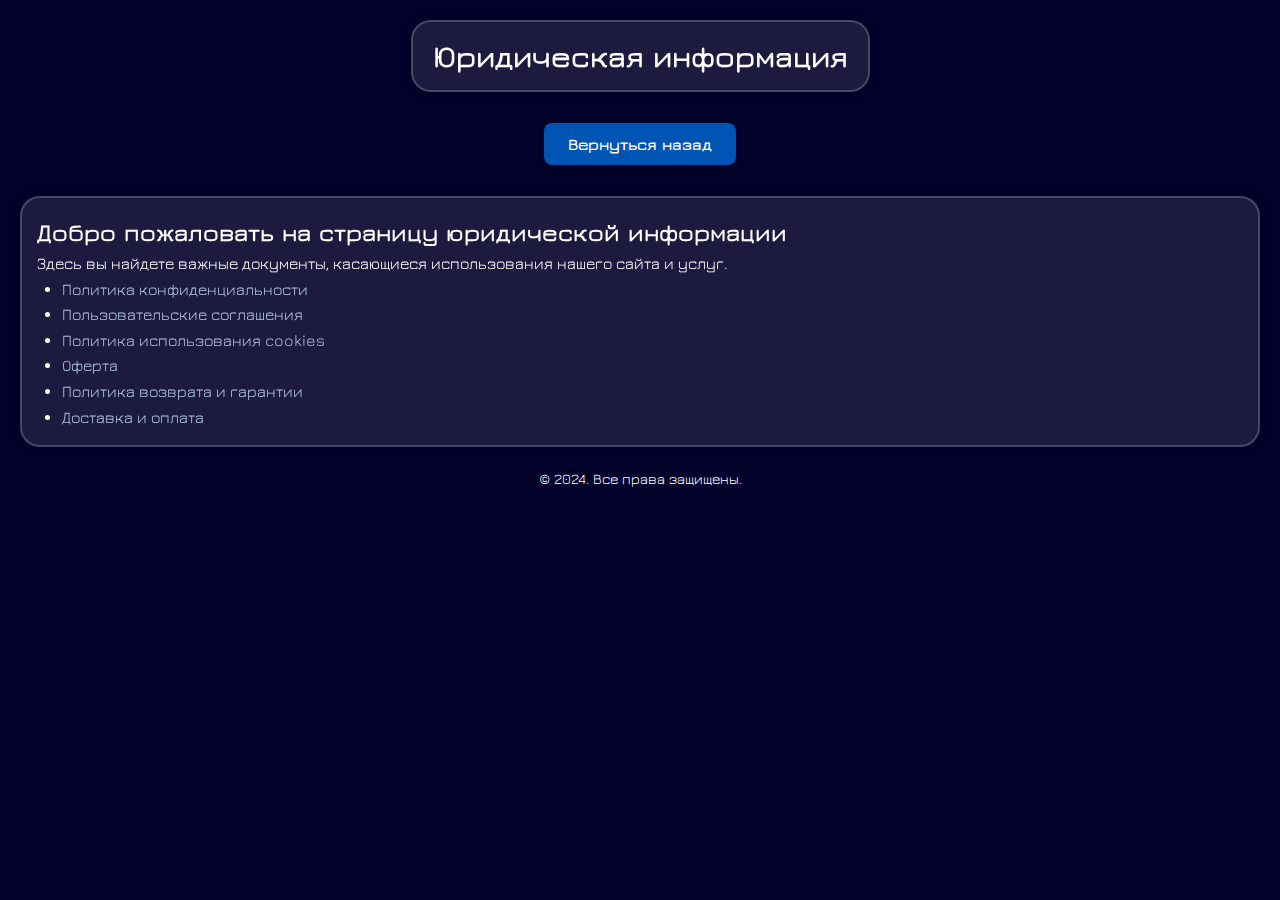
<file: legal-info.html>
<!DOCTYPE html>
<html lang="ru">
<head>
    <meta charset="UTF-8">
    <meta name="viewport" content="width=device-width, initial-scale=1.0">
    <title>Юридическая информация</title>
    <link rel="stylesheet" href="./assets/css/legal-info.css">
</head>
<body>
    <header>
        <h1 class="offer-title">Юридическая информация</h1>
        <nav>
            <a class="back-btn" href="./index.html">Вернуться назад</a>
        </nav>
    </header>
    <main>
        <section>
            <h2>Добро пожаловать на страницу юридической информации</h2>
            <p>Здесь вы найдете важные документы, касающиеся использования нашего сайта и услуг.</p>
            <ul>
                <li>
                    <a href="./legal-info templates/privacy-policy.html">Политика конфиденциальности</a>
                </li>
                <li>
                    <a href="./legal-info templates/user-agreement.html">Пользовательские соглашения</a>
                </li>
                <li>
                    <a href="./legal-info templates/cookies-policy.html">Политика использования cookies</a>
                </li>
                <li>
                    <a href="./legal-info templates/public-offer.html">Оферта</a>
                </li>
                <li>
                    <a href="./legal-info templates/return-policy.html">Политика возврата и гарантии</a>
                </li>
                <li>
                    <a href="./legal-info templates/shipping-payment.html">Доставка и оплата</a>
                </li>
            </ul>
        </section>
    </main>
    <footer>
        <p>&copy; 2024. Все права защищены.</p>
    </footer>
</body>
</html>
</file>
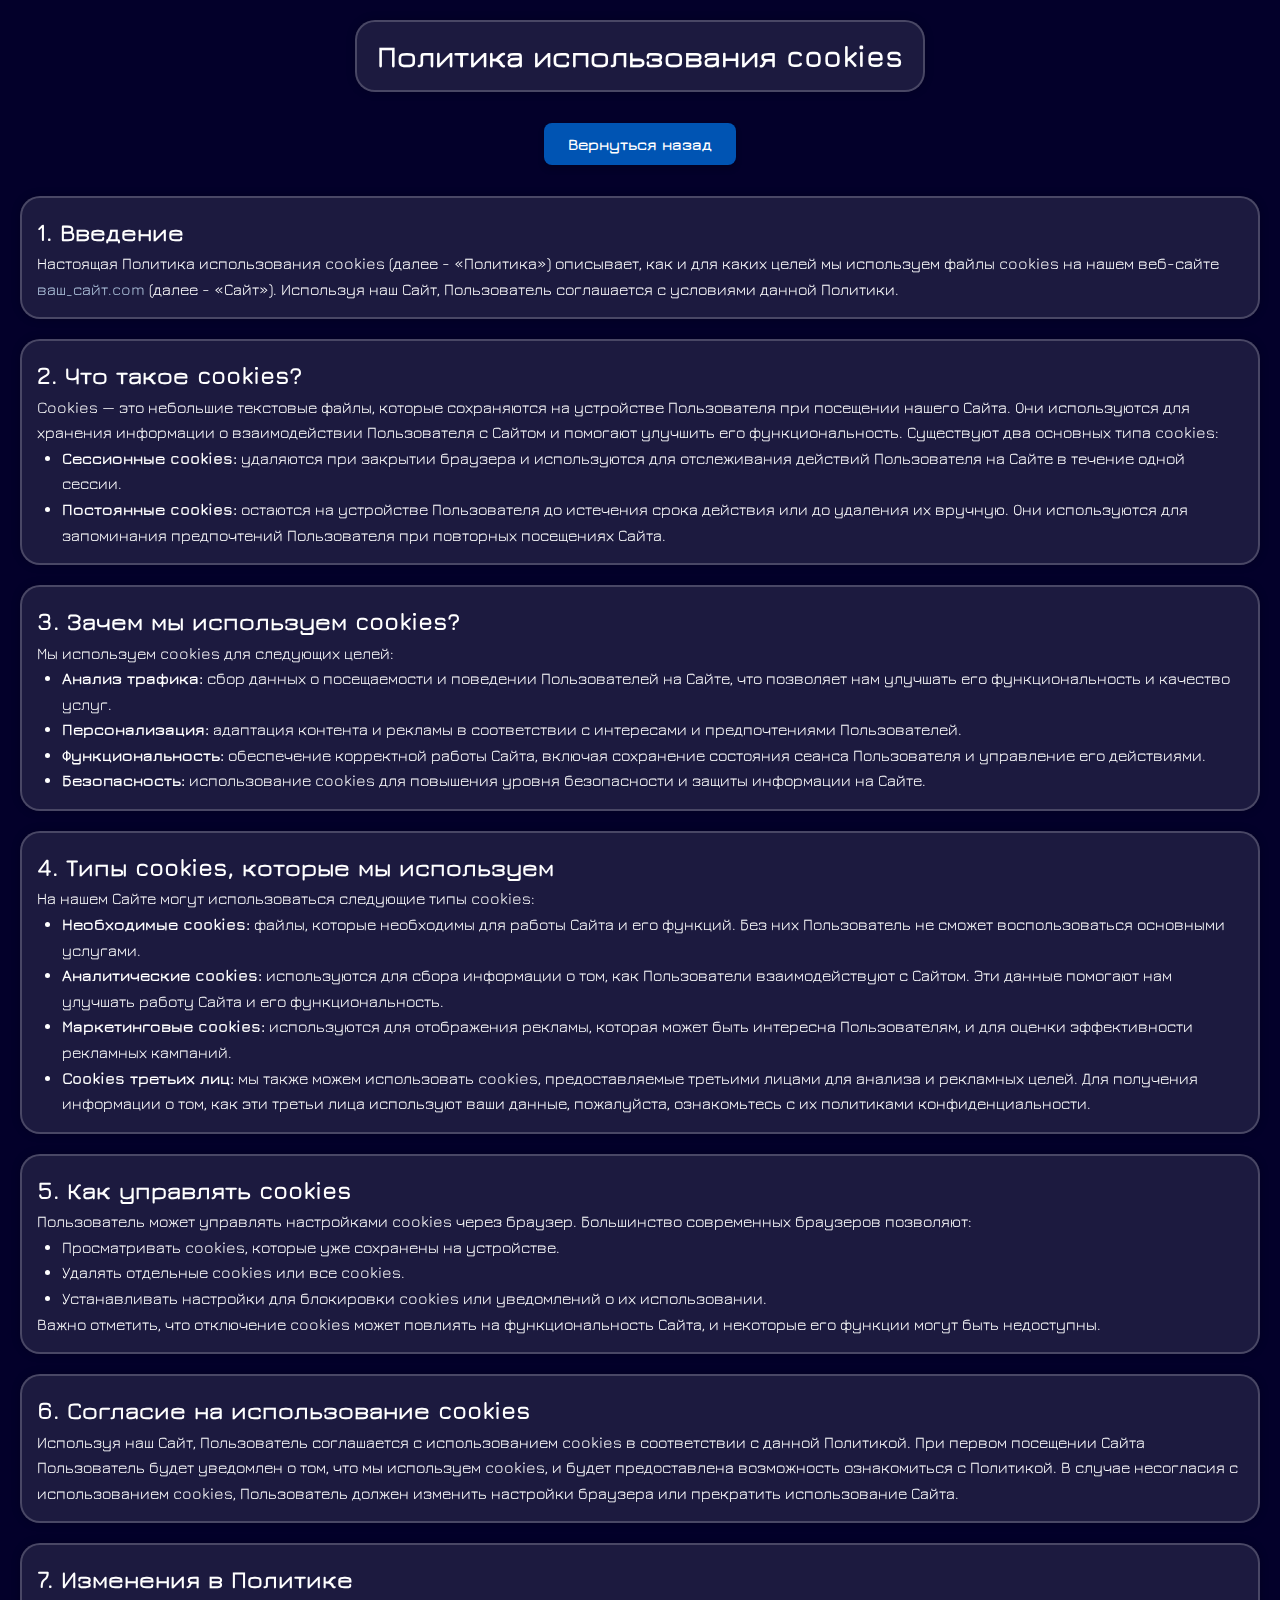
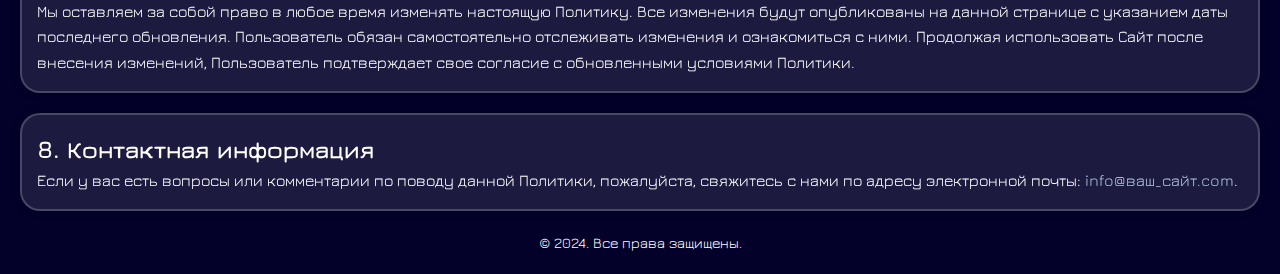
<file: legal-info-templates/cookies-policy.html>
<!DOCTYPE html>
<html lang="ru">
<head>
    <meta charset="UTF-8">
    <meta name="viewport" content="width=device-width, initial-scale=1.0">
    <title>Политика использования cookies</title>
    <link rel="stylesheet" href="../assets/css/legal-info.css">
</head>
<body>
    <header>
        <h1 class="offer-title">Политика использования cookies</h1>
        <nav>
            <a class="back-btn" href="../index.html">Вернуться назад</a>
        </nav>
    </header>
    <main>
        <section>
            <h2>1. Введение</h2>
            <p>Настоящая Политика использования cookies (далее - «Политика») описывает, как и для каких целей мы используем файлы cookies на нашем веб-сайте <a href="https://ваш_сайт.com" target="_blank">ваш_сайт.com</a> (далее - «Сайт»). Используя наш Сайт, Пользователь соглашается с условиями данной Политики.</p>
        </section>

        <section>
            <h2>2. Что такое cookies?</h2>
            <p>Cookies — это небольшие текстовые файлы, которые сохраняются на устройстве Пользователя при посещении нашего Сайта. Они используются для хранения информации о взаимодействии Пользователя с Сайтом и помогают улучшить его функциональность. Существуют два основных типа cookies:</p>
            <ul>
                <li><strong>Сессионные cookies:</strong> удаляются при закрытии браузера и используются для отслеживания действий Пользователя на Сайте в течение одной сессии.</li>
                <li><strong>Постоянные cookies:</strong> остаются на устройстве Пользователя до истечения срока действия или до удаления их вручную. Они используются для запоминания предпочтений Пользователя при повторных посещениях Сайта.</li>
            </ul>
        </section>

        <section>
            <h2>3. Зачем мы используем cookies?</h2>
            <p>Мы используем cookies для следующих целей:</p>
            <ul>
                <li><strong>Анализ трафика:</strong> сбор данных о посещаемости и поведении Пользователей на Сайте, что позволяет нам улучшать его функциональность и качество услуг.</li>
                <li><strong>Персонализация:</strong> адаптация контента и рекламы в соответствии с интересами и предпочтениями Пользователей.</li>
                <li><strong>Функциональность:</strong> обеспечение корректной работы Сайта, включая сохранение состояния сеанса Пользователя и управление его действиями.</li>
                <li><strong>Безопасность:</strong> использование cookies для повышения уровня безопасности и защиты информации на Сайте.</li>
            </ul>
        </section>

        <section>
            <h2>4. Типы cookies, которые мы используем</h2>
            <p>На нашем Сайте могут использоваться следующие типы cookies:</p>
            <ul>
                <li><strong>Необходимые cookies:</strong> файлы, которые необходимы для работы Сайта и его функций. Без них Пользователь не сможет воспользоваться основными услугами.</li>
                <li><strong>Аналитические cookies:</strong> используются для сбора информации о том, как Пользователи взаимодействуют с Сайтом. Эти данные помогают нам улучшать работу Сайта и его функциональность.</li>
                <li><strong>Маркетинговые cookies:</strong> используются для отображения рекламы, которая может быть интересна Пользователям, и для оценки эффективности рекламных кампаний.</li>
                <li><strong>Cookies третьих лиц:</strong> мы также можем использовать cookies, предоставляемые третьими лицами для анализа и рекламных целей. Для получения информации о том, как эти третьи лица используют ваши данные, пожалуйста, ознакомьтесь с их политиками конфиденциальности.</li>
            </ul>
        </section>

        <section>
            <h2>5. Как управлять cookies</h2>
            <p>Пользователь может управлять настройками cookies через браузер. Большинство современных браузеров позволяют:</p>
            <ul>
                <li>Просматривать cookies, которые уже сохранены на устройстве.</li>
                <li>Удалять отдельные cookies или все cookies.</li>
                <li>Устанавливать настройки для блокировки cookies или уведомлений о их использовании.</li>
            </ul>
            <p>Важно отметить, что отключение cookies может повлиять на функциональность Сайта, и некоторые его функции могут быть недоступны.</p>
        </section>

        <section>
            <h2>6. Согласие на использование cookies</h2>
            <p>Используя наш Сайт, Пользователь соглашается с использованием cookies в соответствии с данной Политикой. При первом посещении Сайта Пользователь будет уведомлен о том, что мы используем cookies, и будет предоставлена возможность ознакомиться с Политикой. В случае несогласия с использованием cookies, Пользователь должен изменить настройки браузера или прекратить использование Сайта.</p>
        </section>

        <section>
            <h2>7. Изменения в Политике</h2>
            <p>Мы оставляем за собой право в любое время изменять настоящую Политику. Все изменения будут опубликованы на данной странице с указанием даты последнего обновления. Пользователь обязан самостоятельно отслеживать изменения и ознакомиться с ними. Продолжая использовать Сайт после внесения изменений, Пользователь подтверждает свое согласие с обновленными условиями Политики.</p>
        </section>

        <section>
            <h2>8. Контактная информация</h2>
            <p>Если у вас есть вопросы или комментарии по поводу данной Политики, пожалуйста, свяжитесь с нами по адресу электронной почты: <a href="mailto:info@ваш_сайт.com">info@ваш_сайт.com</a>.</p>
        </section>
    </main>
    <footer>
        <p>&copy; 2024. Все права защищены.</p>
    </footer>
</body>
</html>
</file>
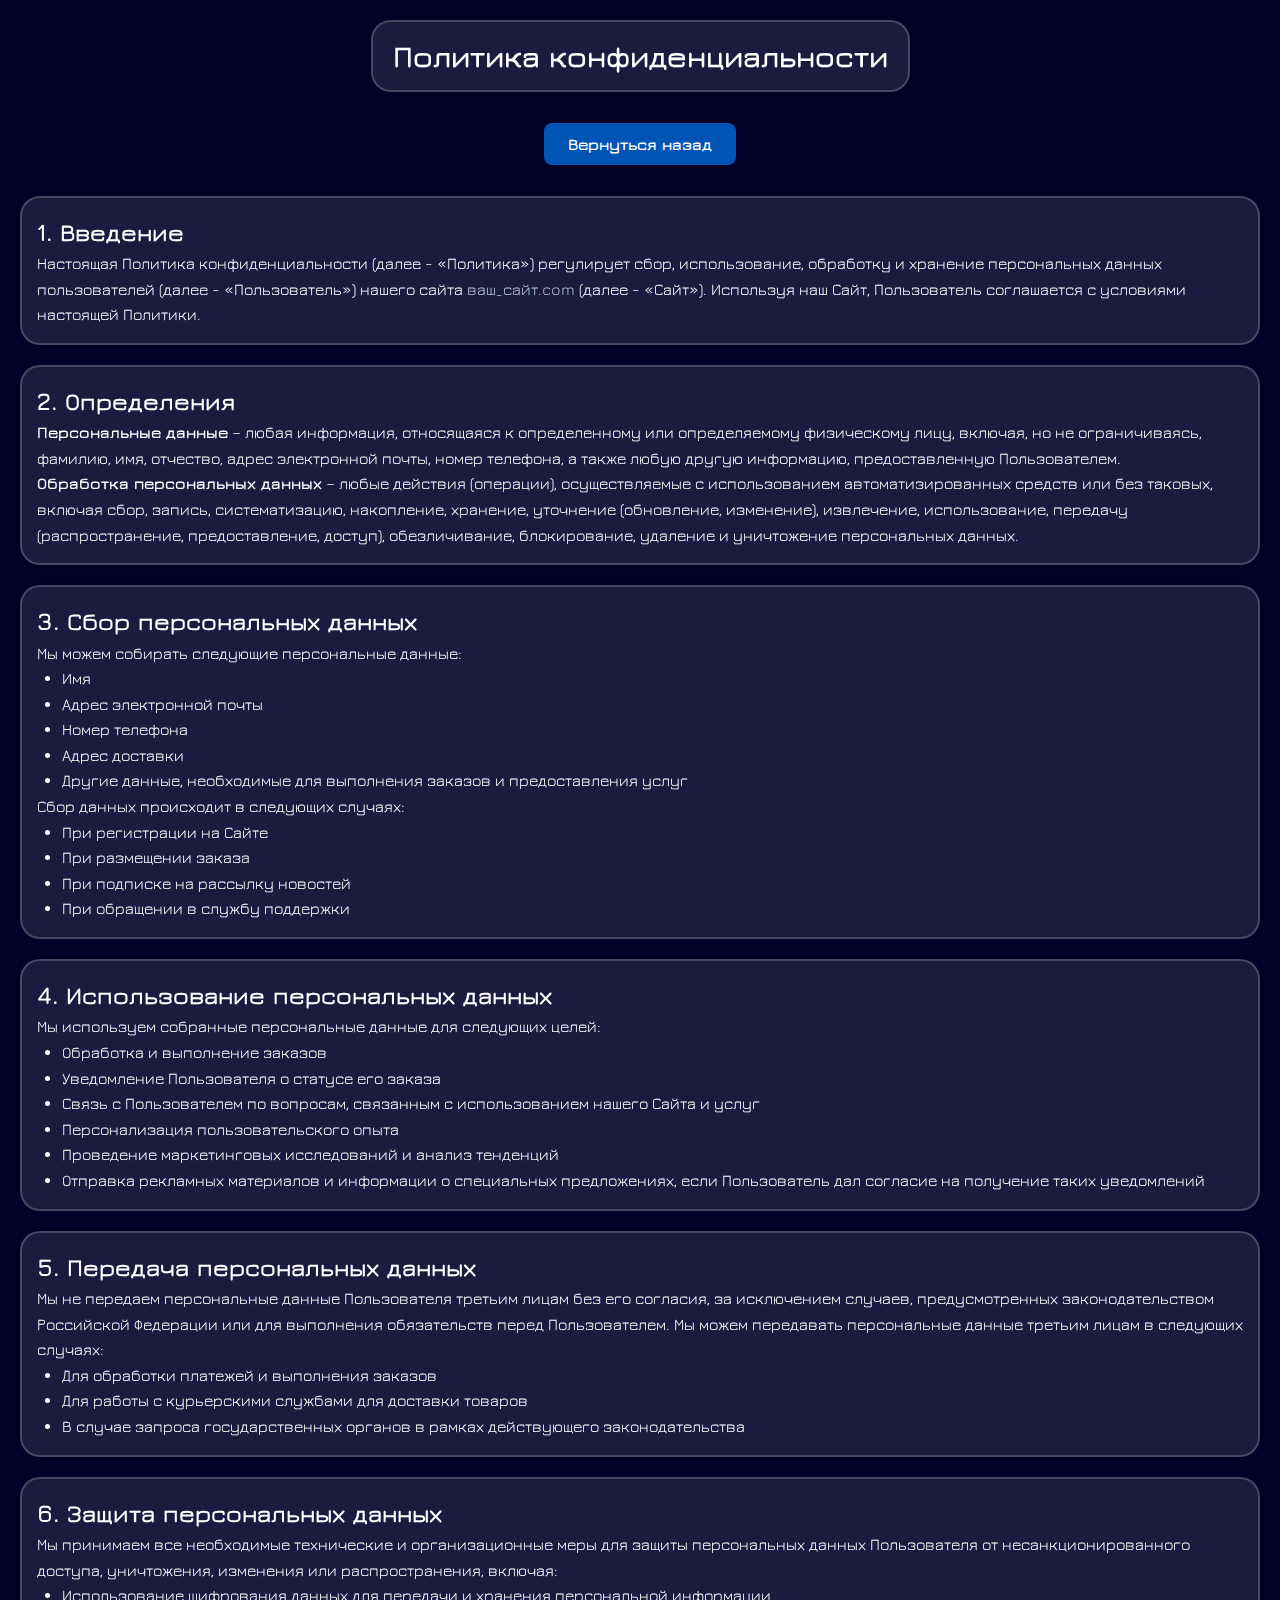
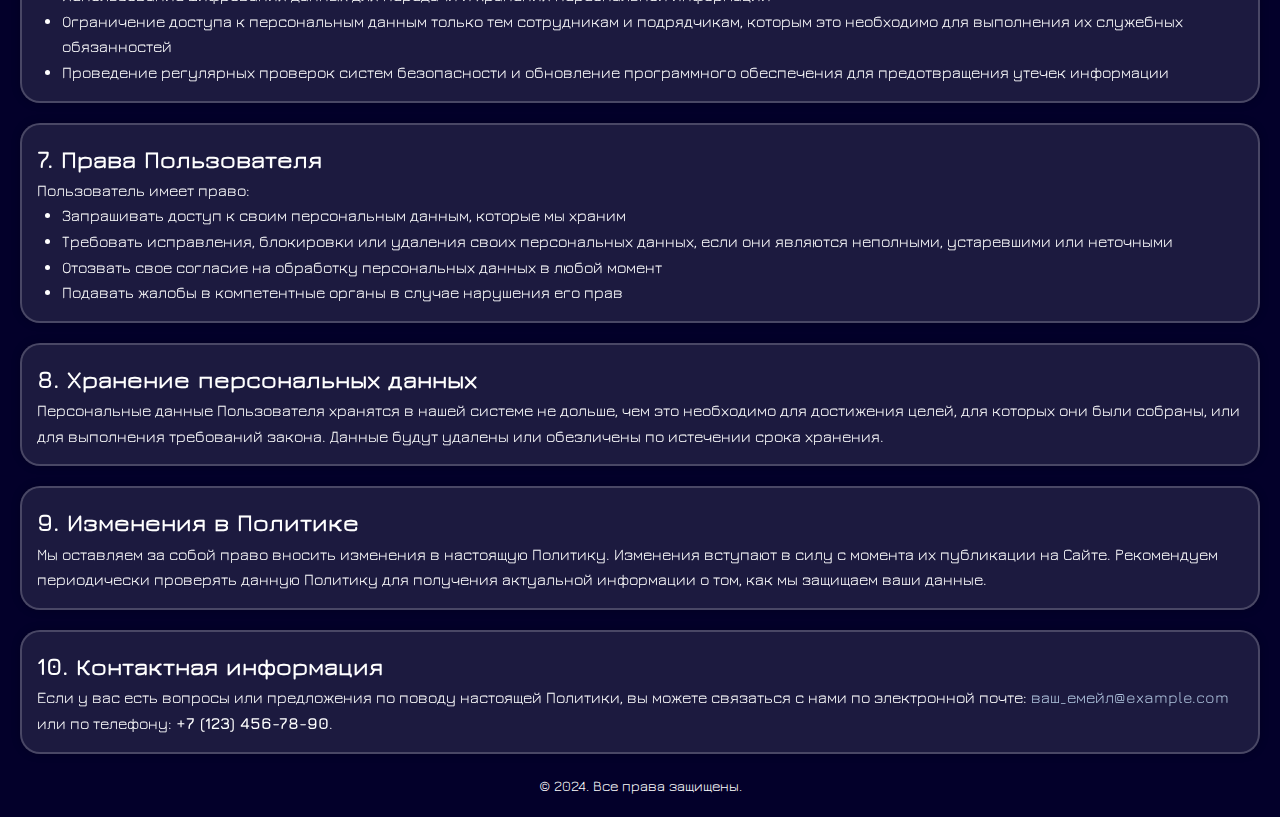
<file: legal-info-templates/privacy-policy.html>
<!DOCTYPE html>
<html lang="ru">
<head>
    <meta charset="UTF-8">
    <meta name="viewport" content="width=device-width, initial-scale=1.0">
    <title>Политика конфиденциальности</title>
    <link rel="stylesheet" href="../assets/css/legal-info.css">
</head>
<body>
    <header>
        <h1 class="offer-title">Политика конфиденциальности</h1>
        <nav>
            <a class="back-btn" href="../index.html">Вернуться назад</a>
        </nav>
    </header>
    <main>
        <section>
            <h2>1. Введение</h2>
            <p>Настоящая Политика конфиденциальности (далее - «Политика») регулирует сбор, использование, обработку и хранение персональных данных пользователей (далее - «Пользователь») нашего сайта <a href="https://ваш_сайт.com" target="_blank">ваш_сайт.com</a> (далее - «Сайт»). Используя наш Сайт, Пользователь соглашается с условиями настоящей Политики.</p>
        </section>

        <section>
            <h2>2. Определения</h2>
            <p><strong>Персональные данные</strong> – любая информация, относящаяся к определенному или определяемому физическому лицу, включая, но не ограничиваясь, фамилию, имя, отчество, адрес электронной почты, номер телефона, а также любую другую информацию, предоставленную Пользователем.</p>
            <p><strong>Обработка персональных данных</strong> – любые действия (операции), осуществляемые с использованием автоматизированных средств или без таковых, включая сбор, запись, систематизацию, накопление, хранение, уточнение (обновление, изменение), извлечение, использование, передачу (распространение, предоставление, доступ), обезличивание, блокирование, удаление и уничтожение персональных данных.</p>
        </section>

        <section>
            <h2>3. Сбор персональных данных</h2>
            <p>Мы можем собирать следующие персональные данные:</p>
            <ul>
                <li>Имя</li>
                <li>Адрес электронной почты</li>
                <li>Номер телефона</li>
                <li>Адрес доставки</li>
                <li>Другие данные, необходимые для выполнения заказов и предоставления услуг</li>
            </ul>
            <p>Сбор данных происходит в следующих случаях:</p>
            <ul>
                <li>При регистрации на Сайте</li>
                <li>При размещении заказа</li>
                <li>При подписке на рассылку новостей</li>
                <li>При обращении в службу поддержки</li>
            </ul>
        </section>

        <section>
            <h2>4. Использование персональных данных</h2>
            <p>Мы используем собранные персональные данные для следующих целей:</p>
            <ul>
                <li>Обработка и выполнение заказов</li>
                <li>Уведомление Пользователя о статусе его заказа</li>
                <li>Связь с Пользователем по вопросам, связанным с использованием нашего Сайта и услуг</li>
                <li>Персонализация пользовательского опыта</li>
                <li>Проведение маркетинговых исследований и анализ тенденций</li>
                <li>Отправка рекламных материалов и информации о специальных предложениях, если Пользователь дал согласие на получение таких уведомлений</li>
            </ul>
        </section>

        <section>
            <h2>5. Передача персональных данных</h2>
            <p>Мы не передаем персональные данные Пользователя третьим лицам без его согласия, за исключением случаев, предусмотренных законодательством Российской Федерации или для выполнения обязательств перед Пользователем. Мы можем передавать персональные данные третьим лицам в следующих случаях:</p>
            <ul>
                <li>Для обработки платежей и выполнения заказов</li>
                <li>Для работы с курьерскими службами для доставки товаров</li>
                <li>В случае запроса государственных органов в рамках действующего законодательства</li>
            </ul>
        </section>

        <section>
            <h2>6. Защита персональных данных</h2>
            <p>Мы принимаем все необходимые технические и организационные меры для защиты персональных данных Пользователя от несанкционированного доступа, уничтожения, изменения или распространения, включая:</p>
            <ul>
                <li>Использование шифрования данных для передачи и хранения персональной информации</li>
                <li>Ограничение доступа к персональным данным только тем сотрудникам и подрядчикам, которым это необходимо для выполнения их служебных обязанностей</li>
                <li>Проведение регулярных проверок систем безопасности и обновление программного обеспечения для предотвращения утечек информации</li>
            </ul>
        </section>

        <section>
            <h2>7. Права Пользователя</h2>
            <p>Пользователь имеет право:</p>
            <ul>
                <li>Запрашивать доступ к своим персональным данным, которые мы храним</li>
                <li>Требовать исправления, блокировки или удаления своих персональных данных, если они являются неполными, устаревшими или неточными</li>
                <li>Отозвать свое согласие на обработку персональных данных в любой момент</li>
                <li>Подавать жалобы в компетентные органы в случае нарушения его прав</li>
            </ul>
        </section>

        <section>
            <h2>8. Хранение персональных данных</h2>
            <p>Персональные данные Пользователя хранятся в нашей системе не дольше, чем это необходимо для достижения целей, для которых они были собраны, или для выполнения требований закона. Данные будут удалены или обезличены по истечении срока хранения.</p>
        </section>

        <section>
            <h2>9. Изменения в Политике</h2>
            <p>Мы оставляем за собой право вносить изменения в настоящую Политику. Изменения вступают в силу с момента их публикации на Сайте. Рекомендуем периодически проверять данную Политику для получения актуальной информации о том, как мы защищаем ваши данные.</p>
        </section>

        <section>
            <h2>10. Контактная информация</h2>
            <p>Если у вас есть вопросы или предложения по поводу настоящей Политики, вы можете связаться с нами по электронной почте: <a href="mailto:ваш_емейл@example.com">ваш_емейл@example.com</a> или по телефону: <strong>+7 (123) 456-78-90</strong>.</p>
        </section>
    </main>
    <footer>
        <p>&copy; 2024. Все права защищены.</p>
    </footer>
</body>
</html>
</file>
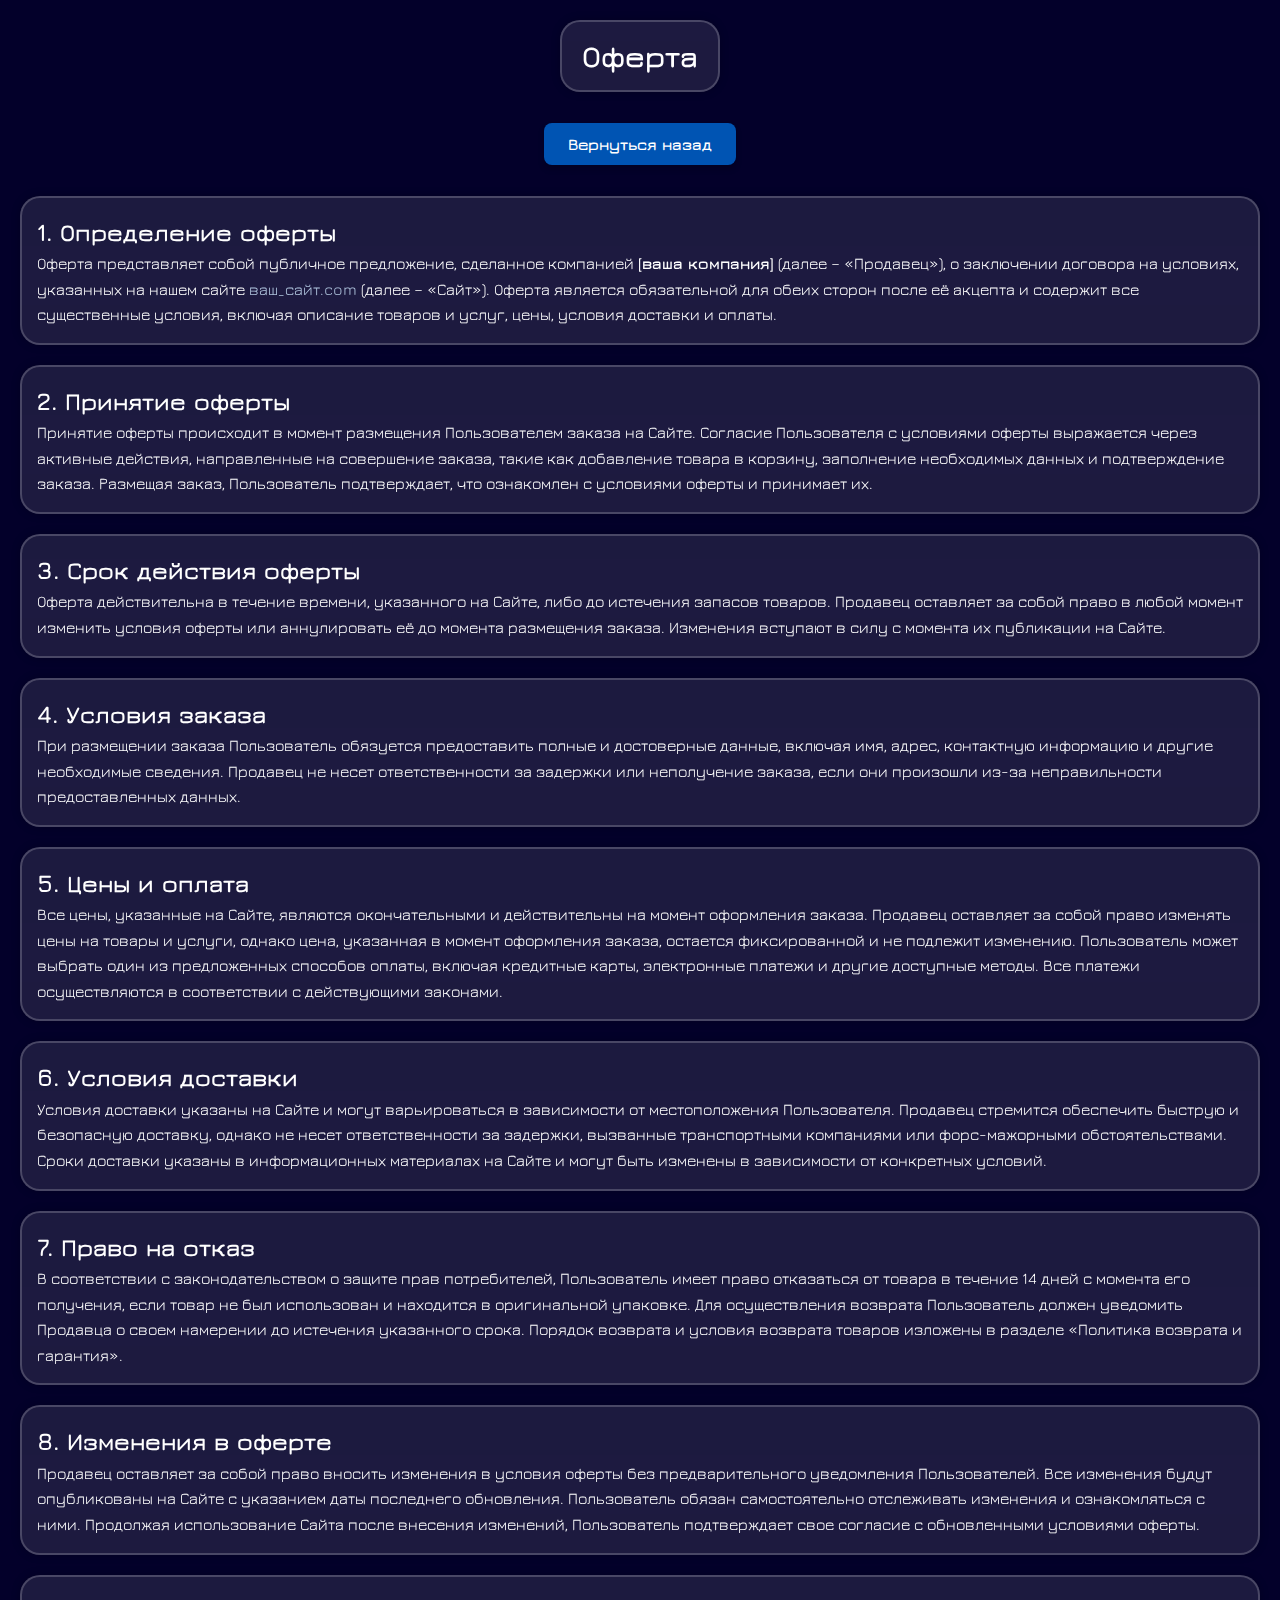
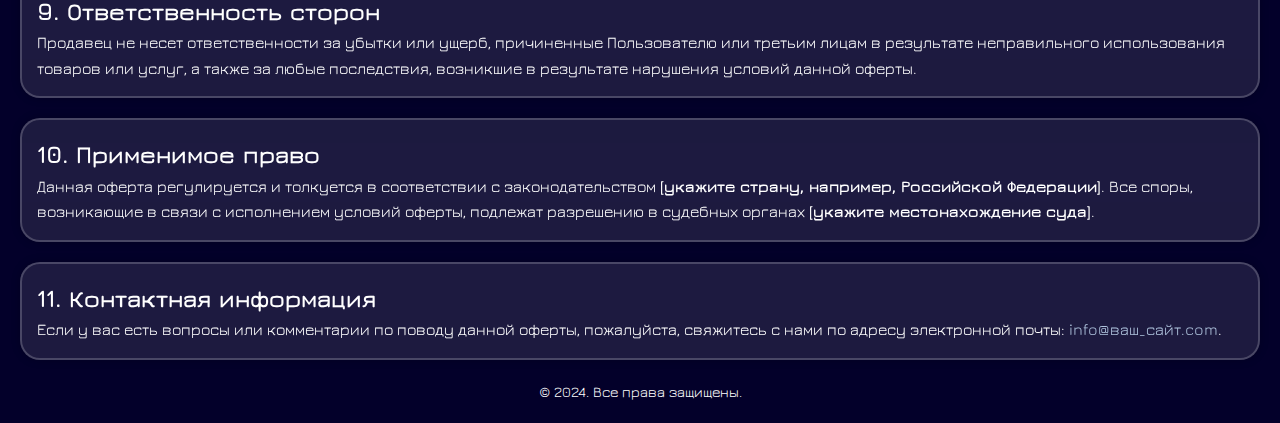
<file: legal-info-templates/public-offer.html>
<!DOCTYPE html>
<html lang="ru">
<head>
    <meta charset="UTF-8">
    <meta name="viewport" content="width=device-width, initial-scale=1.0">
    <title>Оферта</title>
    <link rel="stylesheet" href="../assets/css/legal-info.css">
</head>
<body>
    <header>
        <h1 class="offer-title">Оферта</h1>
        <nav>
            <a class="back-btn" href="../index.html">Вернуться назад</a>
        </nav>
    </header>
    <main>
        <section>
            <h2>1. Определение оферты</h2>
            <p>Оферта представляет собой публичное предложение, сделанное компанией <strong>[ваша компания]</strong> (далее – «Продавец»), о заключении договора на условиях, указанных на нашем сайте <a href="https://ваш_сайт.com" target="_blank">ваш_сайт.com</a> (далее – «Сайт»). Оферта является обязательной для обеих сторон после её акцепта и содержит все существенные условия, включая описание товаров и услуг, цены, условия доставки и оплаты.</p>
        </section>

        <section>
            <h2>2. Принятие оферты</h2>
            <p>Принятие оферты происходит в момент размещения Пользователем заказа на Сайте. Согласие Пользователя с условиями оферты выражается через активные действия, направленные на совершение заказа, такие как добавление товара в корзину, заполнение необходимых данных и подтверждение заказа. Размещая заказ, Пользователь подтверждает, что ознакомлен с условиями оферты и принимает их.</p>
        </section>

        <section>
            <h2>3. Срок действия оферты</h2>
            <p>Оферта действительна в течение времени, указанного на Сайте, либо до истечения запасов товаров. Продавец оставляет за собой право в любой момент изменить условия оферты или аннулировать её до момента размещения заказа. Изменения вступают в силу с момента их публикации на Сайте.</p>
        </section>

        <section>
            <h2>4. Условия заказа</h2>
            <p>При размещении заказа Пользователь обязуется предоставить полные и достоверные данные, включая имя, адрес, контактную информацию и другие необходимые сведения. Продавец не несет ответственности за задержки или неполучение заказа, если они произошли из-за неправильности предоставленных данных.</p>
        </section>

        <section>
            <h2>5. Цены и оплата</h2>
            <p>Все цены, указанные на Сайте, являются окончательными и действительны на момент оформления заказа. Продавец оставляет за собой право изменять цены на товары и услуги, однако цена, указанная в момент оформления заказа, остается фиксированной и не подлежит изменению. Пользователь может выбрать один из предложенных способов оплаты, включая кредитные карты, электронные платежи и другие доступные методы. Все платежи осуществляются в соответствии с действующими законами.</p>
        </section>

        <section>
            <h2>6. Условия доставки</h2>
            <p>Условия доставки указаны на Сайте и могут варьироваться в зависимости от местоположения Пользователя. Продавец стремится обеспечить быструю и безопасную доставку, однако не несет ответственности за задержки, вызванные транспортными компаниями или форс-мажорными обстоятельствами. Сроки доставки указаны в информационных материалах на Сайте и могут быть изменены в зависимости от конкретных условий.</p>
        </section>

        <section>
            <h2>7. Право на отказ</h2>
            <p>В соответствии с законодательством о защите прав потребителей, Пользователь имеет право отказаться от товара в течение 14 дней с момента его получения, если товар не был использован и находится в оригинальной упаковке. Для осуществления возврата Пользователь должен уведомить Продавца о своем намерении до истечения указанного срока. Порядок возврата и условия возврата товаров изложены в разделе «Политика возврата и гарантия».</p>
        </section>

        <section>
            <h2>8. Изменения в оферте</h2>
            <p>Продавец оставляет за собой право вносить изменения в условия оферты без предварительного уведомления Пользователей. Все изменения будут опубликованы на Сайте с указанием даты последнего обновления. Пользователь обязан самостоятельно отслеживать изменения и ознакомляться с ними. Продолжая использование Сайта после внесения изменений, Пользователь подтверждает свое согласие с обновленными условиями оферты.</p>
        </section>

        <section>
            <h2>9. Ответственность сторон</h2>
            <p>Продавец не несет ответственности за убытки или ущерб, причиненные Пользователю или третьим лицам в результате неправильного использования товаров или услуг, а также за любые последствия, возникшие в результате нарушения условий данной оферты.</p>
        </section>

        <section>
            <h2>10. Применимое право</h2>
            <p>Данная оферта регулируется и толкуется в соответствии с законодательством <strong>[укажите страну, например, Российской Федерации]</strong>. Все споры, возникающие в связи с исполнением условий оферты, подлежат разрешению в судебных органах <strong>[укажите местонахождение суда]</strong>.</p>
        </section>

        <section>
            <h2>11. Контактная информация</h2>
            <p>Если у вас есть вопросы или комментарии по поводу данной оферты, пожалуйста, свяжитесь с нами по адресу электронной почты: <a href="mailto:info@ваш_сайт.com">info@ваш_сайт.com</a>.</p>
        </section>
    </main>
    <footer>
        <p>&copy; 2024. Все права защищены.</p>
    </footer>
</body>
</html>
</file>
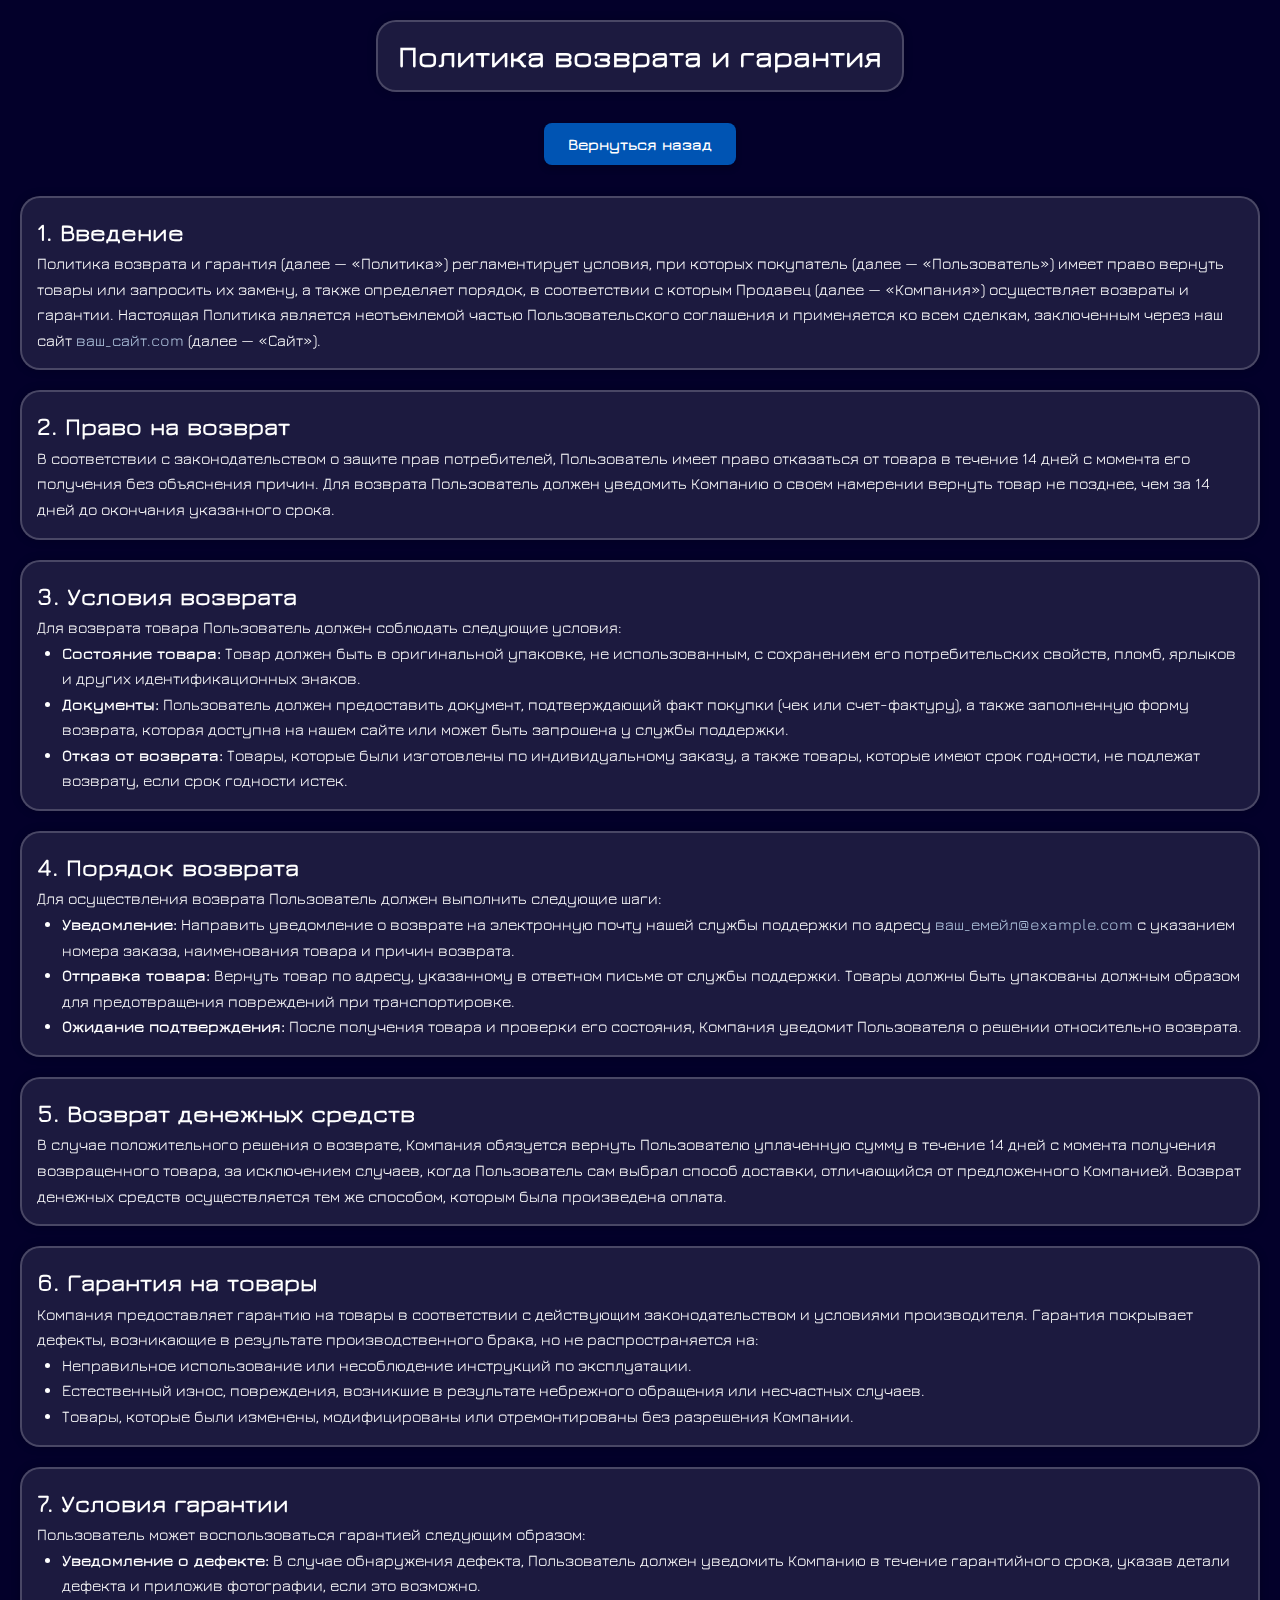
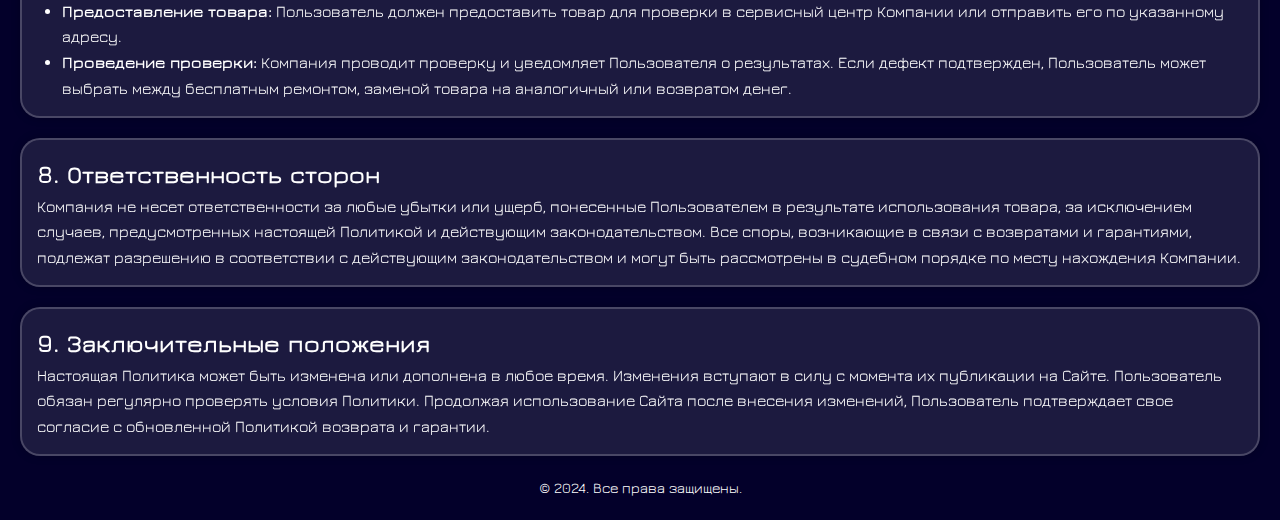
<file: legal-info-templates/return-policy.html>
<!DOCTYPE html>
<html lang="ru">
<head>
    <meta charset="UTF-8">
    <meta name="viewport" content="width=device-width, initial-scale=1.0">
    <title>Политика возврата и гарантия</title>
    <link rel="stylesheet" href="../assets/css/legal-info.css">
</head>
<body>
    <header>
        <h1 class="offer-title">Политика возврата и гарантия</h1>
        <nav>
            <a class="back-btn" href="../index.html">Вернуться назад</a>
        </nav>
    </header>
    <main>
            <section>
                <h2>1. Введение</h2>
                <p>Политика возврата и гарантия (далее — «Политика») регламентирует условия, при которых покупатель (далее — «Пользователь») имеет право вернуть товары или запросить их замену, а также определяет порядок, в соответствии с которым Продавец (далее — «Компания») осуществляет возвраты и гарантии. Настоящая Политика является неотъемлемой частью Пользовательского соглашения и применяется ко всем сделкам, заключенным через наш сайт <a href="https://ваш_сайт.com" target="_blank">ваш_сайт.com</a> (далее — «Сайт»).</p>
            </section>

            <section>
                <h2>2. Право на возврат</h2>
                <p>В соответствии с законодательством о защите прав потребителей, Пользователь имеет право отказаться от товара в течение 14 дней с момента его получения без объяснения причин. Для возврата Пользователь должен уведомить Компанию о своем намерении вернуть товар не позднее, чем за 14 дней до окончания указанного срока.</p>
            </section>

            <section>
                <h2>3. Условия возврата</h2>
                <p>Для возврата товара Пользователь должен соблюдать следующие условия:</p>
                <ul>
                    <li><strong>Состояние товара:</strong> Товар должен быть в оригинальной упаковке, не использованным, с сохранением его потребительских свойств, пломб, ярлыков и других идентификационных знаков.</li>
                    <li><strong>Документы:</strong> Пользователь должен предоставить документ, подтверждающий факт покупки (чек или счет-фактуру), а также заполненную форму возврата, которая доступна на нашем сайте или может быть запрошена у службы поддержки.</li>
                    <li><strong>Отказ от возврата:</strong> Товары, которые были изготовлены по индивидуальному заказу, а также товары, которые имеют срок годности, не подлежат возврату, если срок годности истек.</li>
                </ul>
            </section>

            <section>
                <h2>4. Порядок возврата</h2>
                <p>Для осуществления возврата Пользователь должен выполнить следующие шаги:</p>
                <ul>
                    <li><strong>Уведомление:</strong> Направить уведомление о возврате на электронную почту нашей службы поддержки по адресу <a href="mailto:ваш_емейл@example.com">ваш_емейл@example.com</a> с указанием номера заказа, наименования товара и причин возврата.</li>
                    <li><strong>Отправка товара:</strong> Вернуть товар по адресу, указанному в ответном письме от службы поддержки. Товары должны быть упакованы должным образом для предотвращения повреждений при транспортировке.</li>
                    <li><strong>Ожидание подтверждения:</strong> После получения товара и проверки его состояния, Компания уведомит Пользователя о решении относительно возврата.</li>
                </ul>
            </section>

            <section>
                <h2>5. Возврат денежных средств</h2>
                <p>В случае положительного решения о возврате, Компания обязуется вернуть Пользователю уплаченную сумму в течение 14 дней с момента получения возвращенного товара, за исключением случаев, когда Пользователь сам выбрал способ доставки, отличающийся от предложенного Компанией. Возврат денежных средств осуществляется тем же способом, которым была произведена оплата.</p>
            </section>

            <section>
                <h2>6. Гарантия на товары</h2>
                <p>Компания предоставляет гарантию на товары в соответствии с действующим законодательством и условиями производителя. Гарантия покрывает дефекты, возникающие в результате производственного брака, но не распространяется на:</p>
                <ul>
                    <li>Неправильное использование или несоблюдение инструкций по эксплуатации.</li>
                    <li>Естественный износ, повреждения, возникшие в результате небрежного обращения или несчастных случаев.</li>
                    <li>Товары, которые были изменены, модифицированы или отремонтированы без разрешения Компании.</li>
                </ul>
            </section>

            <section>
                <h2>7. Условия гарантии</h2>
                <p>Пользователь может воспользоваться гарантией следующим образом:</p>
                <ul>
                    <li><strong>Уведомление о дефекте:</strong> В случае обнаружения дефекта, Пользователь должен уведомить Компанию в течение гарантийного срока, указав детали дефекта и приложив фотографии, если это возможно.</li>
                    <li><strong>Предоставление товара:</strong> Пользователь должен предоставить товар для проверки в сервисный центр Компании или отправить его по указанному адресу.</li>
                    <li><strong>Проведение проверки:</strong> Компания проводит проверку и уведомляет Пользователя о результатах. Если дефект подтвержден, Пользователь может выбрать между бесплатным ремонтом, заменой товара на аналогичный или возвратом денег.</li>
                </ul>
            </section>

            <section>
                <h2>8. Ответственность сторон</h2>
                <p>Компания не несет ответственности за любые убытки или ущерб, понесенные Пользователем в результате использования товара, за исключением случаев, предусмотренных настоящей Политикой и действующим законодательством. Все споры, возникающие в связи с возвратами и гарантиями, подлежат разрешению в соответствии с действующим законодательством и могут быть рассмотрены в судебном порядке по месту нахождения Компании.</p>
            </section>

            <section>
                <h2>9. Заключительные положения</h2>
                <p>Настоящая Политика может быть изменена или дополнена в любое время. Изменения вступают в силу с момента их публикации на Сайте. Пользователь обязан регулярно проверять условия Политики. Продолжая использование Сайта после внесения изменений, Пользователь подтверждает свое согласие с обновленной Политикой возврата и гарантии.</p>
            </section>
    </main>
    <footer>
        <p>&copy; 2024. Все права защищены.</p>
    </footer>
</body>
</html>
</file>
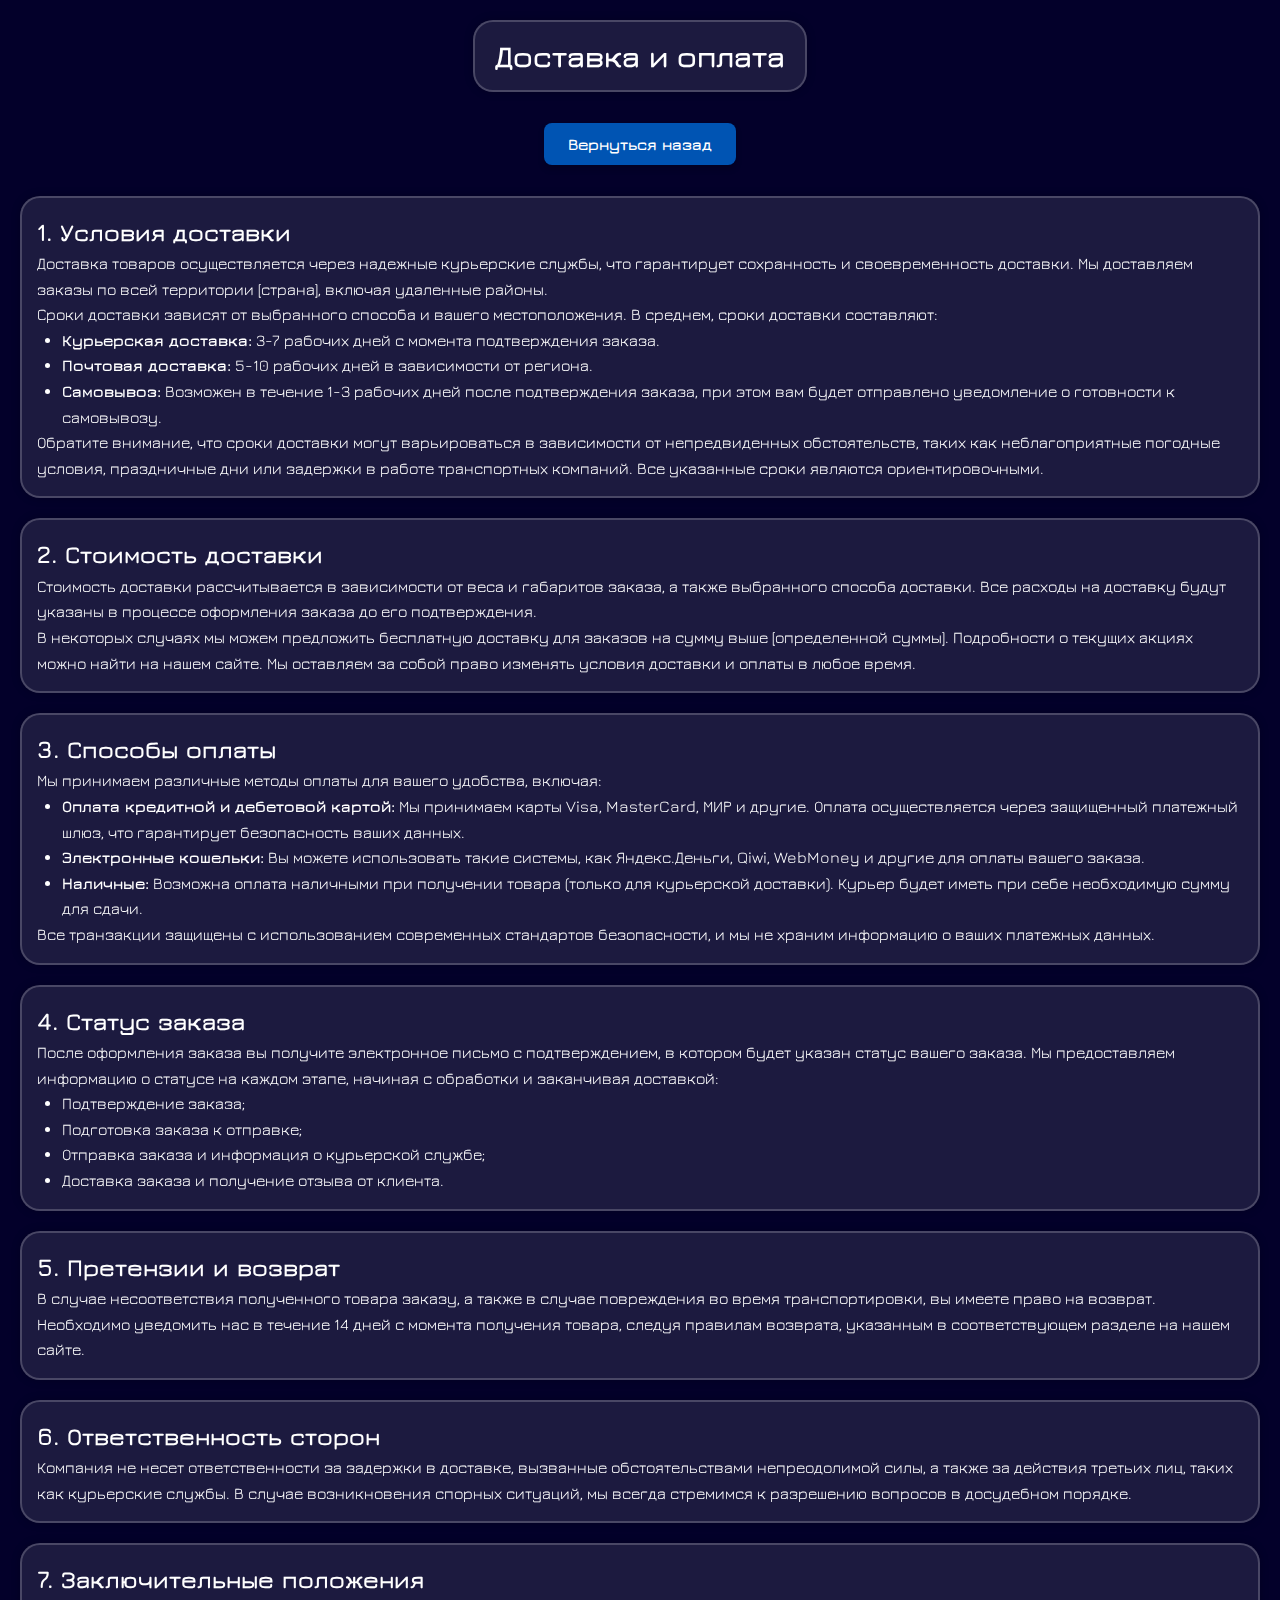
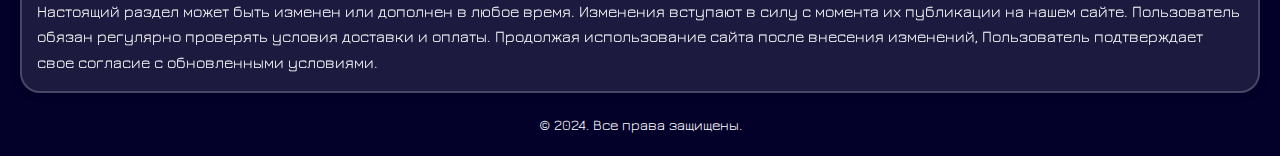
<file: legal-info-templates/shipping-payment.html>
<!DOCTYPE html>
<html lang="ru">
<head>
    <meta charset="UTF-8">
    <meta name="viewport" content="width=device-width, initial-scale=1.0">
    <title>Доставка и оплата</title>
    <link rel="stylesheet" href="../assets/css/legal-info.css">
</head>
<body>
    <header>
        <h1 class="offer-title">Доставка и оплата</h1>
        <nav>
            <a class="back-btn" href="../index.html">Вернуться назад</a>
        </nav>
    </header>
    <main>
        <section>
            <h2>1. Условия доставки</h2>
            <p>Доставка товаров осуществляется через надежные курьерские службы, что гарантирует сохранность и своевременность доставки. Мы доставляем заказы по всей территории [страна], включая удаленные районы.</p>
            <p>Сроки доставки зависят от выбранного способа и вашего местоположения. В среднем, сроки доставки составляют:</p>
            <ul>
                <li><strong>Курьерская доставка:</strong> 3-7 рабочих дней с момента подтверждения заказа.</li>
                <li><strong>Почтовая доставка:</strong> 5-10 рабочих дней в зависимости от региона.</li>
                <li><strong>Самовывоз:</strong> Возможен в течение 1-3 рабочих дней после подтверждения заказа, при этом вам будет отправлено уведомление о готовности к самовывозу.</li>
            </ul>
            <p>Обратите внимание, что сроки доставки могут варьироваться в зависимости от непредвиденных обстоятельств, таких как неблагоприятные погодные условия, праздничные дни или задержки в работе транспортных компаний. Все указанные сроки являются ориентировочными.</p>
        </section>

        <section>
            <h2>2. Стоимость доставки</h2>
            <p>Стоимость доставки рассчитывается в зависимости от веса и габаритов заказа, а также выбранного способа доставки. Все расходы на доставку будут указаны в процессе оформления заказа до его подтверждения.</p>
            <p>В некоторых случаях мы можем предложить бесплатную доставку для заказов на сумму выше [определенной суммы]. Подробности о текущих акциях можно найти на нашем сайте. Мы оставляем за собой право изменять условия доставки и оплаты в любое время.</p>
        </section>

        <section>
            <h2>3. Способы оплаты</h2>
            <p>Мы принимаем различные методы оплаты для вашего удобства, включая:</p>
            <ul>
                <li><strong>Оплата кредитной и дебетовой картой:</strong> Мы принимаем карты Visa, MasterCard, МИР и другие. Оплата осуществляется через защищенный платежный шлюз, что гарантирует безопасность ваших данных.</li>
                <li><strong>Электронные кошельки:</strong> Вы можете использовать такие системы, как Яндекс.Деньги, Qiwi, WebMoney и другие для оплаты вашего заказа.</li>
                <li><strong>Наличные:</strong> Возможна оплата наличными при получении товара (только для курьерской доставки). Курьер будет иметь при себе необходимую сумму для сдачи.</li>
            </ul>
            <p>Все транзакции защищены с использованием современных стандартов безопасности, и мы не храним информацию о ваших платежных данных.</p>
        </section>

        <section>
            <h2>4. Статус заказа</h2>
            <p>После оформления заказа вы получите электронное письмо с подтверждением, в котором будет указан статус вашего заказа. Мы предоставляем информацию о статусе на каждом этапе, начиная с обработки и заканчивая доставкой:</p>
            <ul>
                <li>Подтверждение заказа;</li>
                <li>Подготовка заказа к отправке;</li>
                <li>Отправка заказа и информация о курьерской службе;</li>
                <li>Доставка заказа и получение отзыва от клиента.</li>
            </ul>
        </section>

        <section>
            <h2>5. Претензии и возврат</h2>
            <p>В случае несоответствия полученного товара заказу, а также в случае повреждения во время транспортировки, вы имеете право на возврат. Необходимо уведомить нас в течение 14 дней с момента получения товара, следуя правилам возврата, указанным в соответствующем разделе на нашем сайте.</p>
        </section>

        <section>
            <h2>6. Ответственность сторон</h2>
            <p>Компания не несет ответственности за задержки в доставке, вызванные обстоятельствами непреодолимой силы, а также за действия третьих лиц, таких как курьерские службы. В случае возникновения спорных ситуаций, мы всегда стремимся к разрешению вопросов в досудебном порядке.</p>
        </section>

        <section>
            <h2>7. Заключительные положения</h2>
            <p>Настоящий раздел может быть изменен или дополнен в любое время. Изменения вступают в силу с момента их публикации на нашем сайте. Пользователь обязан регулярно проверять условия доставки и оплаты. Продолжая использование сайта после внесения изменений, Пользователь подтверждает свое согласие с обновленными условиями.</p>
        </section>
    </main>
    <footer>
        <p>&copy; 2024. Все права защищены.</p>
    </footer>
</body>
</html>
</file>
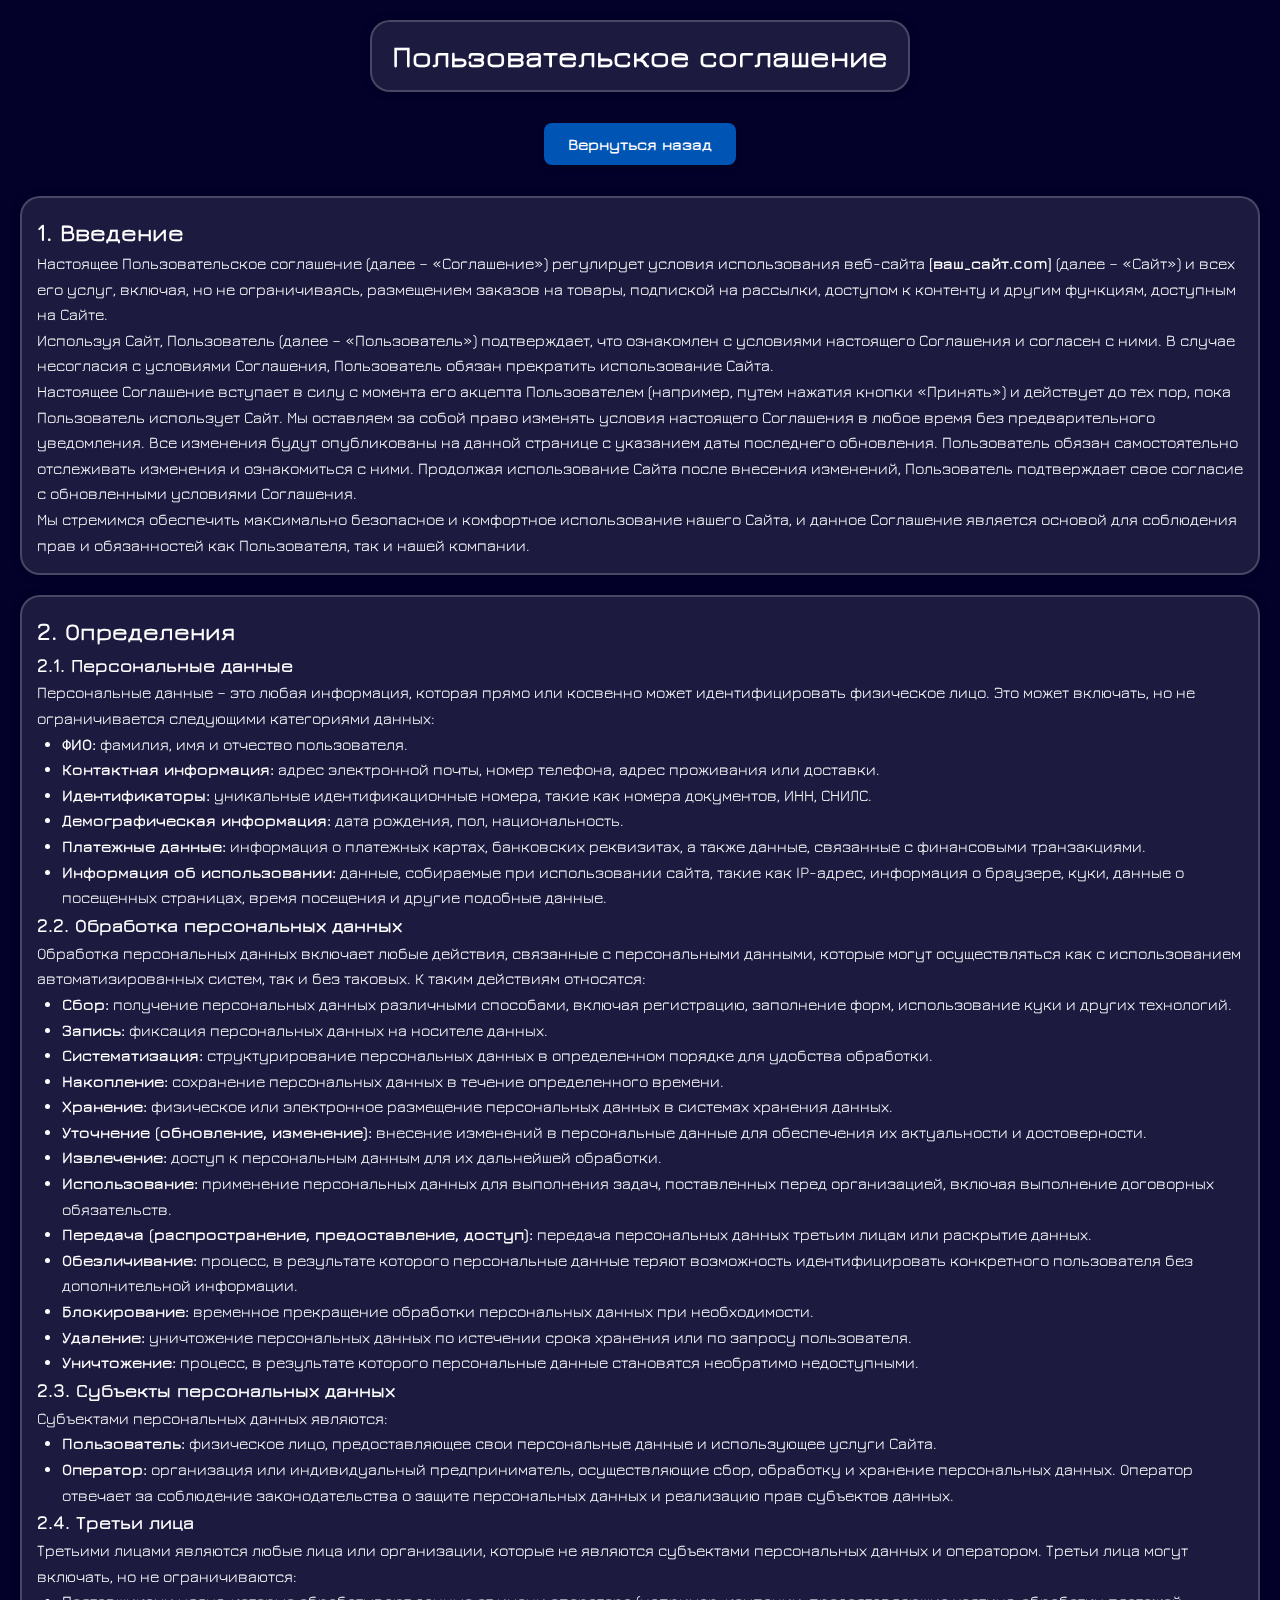
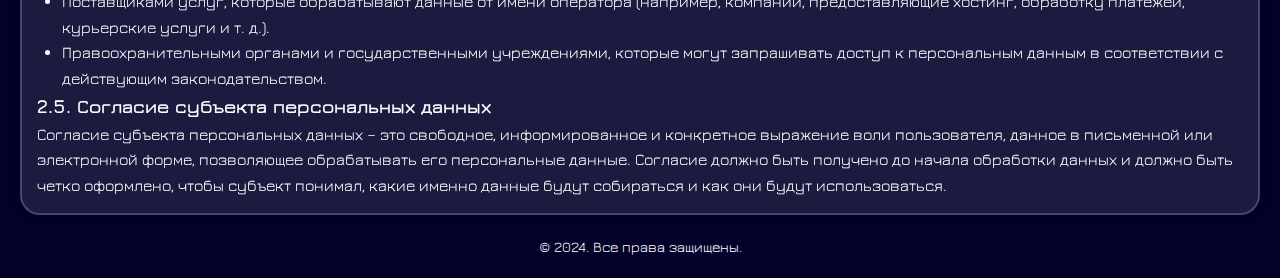
<file: legal-info-templates/user-agreement.html>
<!DOCTYPE html>
<html lang="ru">
<head>
    <meta charset="UTF-8">
    <meta name="viewport" content="width=device-width, initial-scale=1.0">
    <title>Пользовательское соглашение</title>
    <link rel="stylesheet" href="../assets/css/legal-info.css">
</head>
<body>
    <header>
        <h1 class="offer-title">Пользовательское соглашение</h1>
        <nav>
            <a class="back-btn" href="../index.html">Вернуться назад</a>
        </nav>
    </header>
    <main>
        <section>
            <h2>1. Введение</h2>
            <p>Настоящее Пользовательское соглашение (далее – «Соглашение») регулирует условия использования веб-сайта <strong>[ваш_сайт.com]</strong> (далее – «Сайт») и всех его услуг, включая, но не ограничиваясь, размещением заказов на товары, подпиской на рассылки, доступом к контенту и другим функциям, доступным на Сайте.</p>
            <p>Используя Сайт, Пользователь (далее – «Пользователь») подтверждает, что ознакомлен с условиями настоящего Соглашения и согласен с ними. В случае несогласия с условиями Соглашения, Пользователь обязан прекратить использование Сайта.</p>
            <p>Настоящее Соглашение вступает в силу с момента его акцепта Пользователем (например, путем нажатия кнопки «Принять») и действует до тех пор, пока Пользователь использует Сайт. Мы оставляем за собой право изменять условия настоящего Соглашения в любое время без предварительного уведомления. Все изменения будут опубликованы на данной странице с указанием даты последнего обновления. Пользователь обязан самостоятельно отслеживать изменения и ознакомиться с ними. Продолжая использование Сайта после внесения изменений, Пользователь подтверждает свое согласие с обновленными условиями Соглашения.</p>
            <p>Мы стремимся обеспечить максимально безопасное и комфортное использование нашего Сайта, и данное Соглашение является основой для соблюдения прав и обязанностей как Пользователя, так и нашей компании.</p>
        </section>

        <section>
            <h2>2. Определения</h2>

            <h3>2.1. Персональные данные</h3>
            <p>Персональные данные – это любая информация, которая прямо или косвенно может идентифицировать физическое лицо. Это может включать, но не ограничивается следующими категориями данных:</p>
            <ul>
                <li><strong>ФИО:</strong> фамилия, имя и отчество пользователя.</li>
                <li><strong>Контактная информация:</strong> адрес электронной почты, номер телефона, адрес проживания или доставки.</li>
                <li><strong>Идентификаторы:</strong> уникальные идентификационные номера, такие как номера документов, ИНН, СНИЛС.</li>
                <li><strong>Демографическая информация:</strong> дата рождения, пол, национальность.</li>
                <li><strong>Платежные данные:</strong> информация о платежных картах, банковских реквизитах, а также данные, связанные с финансовыми транзакциями.</li>
                <li><strong>Информация об использовании:</strong> данные, собираемые при использовании сайта, такие как IP-адрес, информация о браузере, куки, данные о посещенных страницах, время посещения и другие подобные данные.</li>
            </ul>

            <h3>2.2. Обработка персональных данных</h3>
            <p>Обработка персональных данных включает любые действия, связанные с персональными данными, которые могут осуществляться как с использованием автоматизированных систем, так и без таковых. К таким действиям относятся:</p>
            <ul>
                <li><strong>Сбор:</strong> получение персональных данных различными способами, включая регистрацию, заполнение форм, использование куки и других технологий.</li>
                <li><strong>Запись:</strong> фиксация персональных данных на носителе данных.</li>
                <li><strong>Систематизация:</strong> структурирование персональных данных в определенном порядке для удобства обработки.</li>
                <li><strong>Накопление:</strong> сохранение персональных данных в течение определенного времени.</li>
                <li><strong>Хранение:</strong> физическое или электронное размещение персональных данных в системах хранения данных.</li>
                <li><strong>Уточнение (обновление, изменение):</strong> внесение изменений в персональные данные для обеспечения их актуальности и достоверности.</li>
                <li><strong>Извлечение:</strong> доступ к персональным данным для их дальнейшей обработки.</li>
                <li><strong>Использование:</strong> применение персональных данных для выполнения задач, поставленных перед организацией, включая выполнение договорных обязательств.</li>
                <li><strong>Передача (распространение, предоставление, доступ):</strong> передача персональных данных третьим лицам или раскрытие данных.</li>
                <li><strong>Обезличивание:</strong> процесс, в результате которого персональные данные теряют возможность идентифицировать конкретного пользователя без дополнительной информации.</li>
                <li><strong>Блокирование:</strong> временное прекращение обработки персональных данных при необходимости.</li>
                <li><strong>Удаление:</strong> уничтожение персональных данных по истечении срока хранения или по запросу пользователя.</li>
                <li><strong>Уничтожение:</strong> процесс, в результате которого персональные данные становятся необратимо недоступными.</li>
            </ul>

            <h3>2.3. Субъекты персональных данных</h3>
            <p>Субъектами персональных данных являются:</p>
            <ul>
                <li><strong>Пользователь:</strong> физическое лицо, предоставляющее свои персональные данные и использующее услуги Сайта.</li>
                <li><strong>Оператор:</strong> организация или индивидуальный предприниматель, осуществляющие сбор, обработку и хранение персональных данных. Оператор отвечает за соблюдение законодательства о защите персональных данных и реализацию прав субъектов данных.</li>
            </ul>

            <h3>2.4. Третьи лица</h3>
            <p>Третьими лицами являются любые лица или организации, которые не являются субъектами персональных данных и оператором. Третьи лица могут включать, но не ограничиваются:</p>
            <ul>
                <li>Поставщиками услуг, которые обрабатывают данные от имени оператора (например, компании, предоставляющие хостинг, обработку платежей, курьерские услуги и т. д.).</li>
                <li>Правоохранительными органами и государственными учреждениями, которые могут запрашивать доступ к персональным данным в соответствии с действующим законодательством.</li>
            </ul>

            <h3>2.5. Согласие субъекта персональных данных</h3>
            <p>Согласие субъекта персональных данных – это свободное, информированное и конкретное выражение воли пользователя, данное в письменной или электронной форме, позволяющее обрабатывать его персональные данные. Согласие должно быть получено до начала обработки данных и должно быть четко оформлено, чтобы субъект понимал, какие именно данные будут собираться и как они будут использоваться.</p>
        </section>
    </main>
    <footer>
        <p>&copy; 2024. Все права защищены.</p>
    </footer>
</body>
</html>
</file>
<file: assets/css/legal-info.css>
@font-face {
    font-family: 'Jura';
    src: url('../fonts/Jura-VariableFont_wght.ttf') format('truetype');
    font-weight: 100 700;
    font-style: normal;
    font-display: swap;
}

* {
    margin: 0;
    padding: 0;
    box-sizing: border-box;
    font-family: 'Jura', sans-serif;
}

body {
    line-height: 1.6;
    padding: 20px;
    /* background-color: #f4f4f4; */
    background: rgb(3, 0, 42);
    color: #fff;
}

a {
    padding: 0;
    margin: 0;
}

header {
    display: flex;
    justify-content: center;
    align-items: center;
    flex-direction: column;
}

h1 {
    display: inline-block;
    text-align: center;
    margin-bottom: 20px;
    font-size: 30px !important;
}
section {
    background: white;
    padding: 15px;
    border-radius: 5px;
    margin-bottom: 20px;
    
    background-color: rgba(255, 255, 255, .1);
    border: 2px solid rgba(255, 255, 255, .2);
    box-shadow: 0 0 10px rgba(0, 0, 0, .2);
    backdrop-filter: blur(50px);
    border-radius: 20px;
}

ul {
    padding-left: 25px;
}

a {
    color: #b0c4de;
    text-decoration: none;
    transition: color 0.3s ease;
}

a:hover {
    color: #1f7a8c;
}

footer {
    text-align: center;
    margin-top: 20px;
    font-size: 0.9em;
}

nav {
    text-align: center;
    margin-bottom: 38px;
}

.offer-title {
    text-align: center;
    background-color: rgba(255, 255, 255, .1);
    padding: 10px 20px;
    border: 2px solid rgba(255, 255, 255, .2);
    box-shadow: 0 0 10px rgba(0, 0, 0, .2);
    backdrop-filter: blur(50px);
    border-radius: 20px;
    color: white;
    font-size: 24px;
    font-weight: bold;
    margin-bottom: 40px;
}

/* Back button */
.back-btn {
    background-color: #0054B3;
    color: #ffffff;
    padding: 12px 24px;
    font-size: 1rem;
    font-weight: bold;
    border: none;
    border-radius: 8px;
    cursor: pointer;
    box-shadow: 0 4px 6px rgba(0, 0, 0, 0.2);
    transition: background-color 0.3s ease, transform 0.3s ease, box-shadow 0.3s ease;
}

.back-btn:hover {
    background-color: #004a9f;
    color: #fff;
    transform: translateY(-2px);
    box-shadow: 0 6px 8px rgba(0, 0, 0, 0.3);
}

@media (max-width: 420px) {

    .offer-title {
        width: 100%;
        font-size: 1.5rem !important;
    }
}

@media (max-width: 365px) {

    .offer-title {
        width: 100%;
        font-size: 1.15rem !important;
    }
}
</file>
